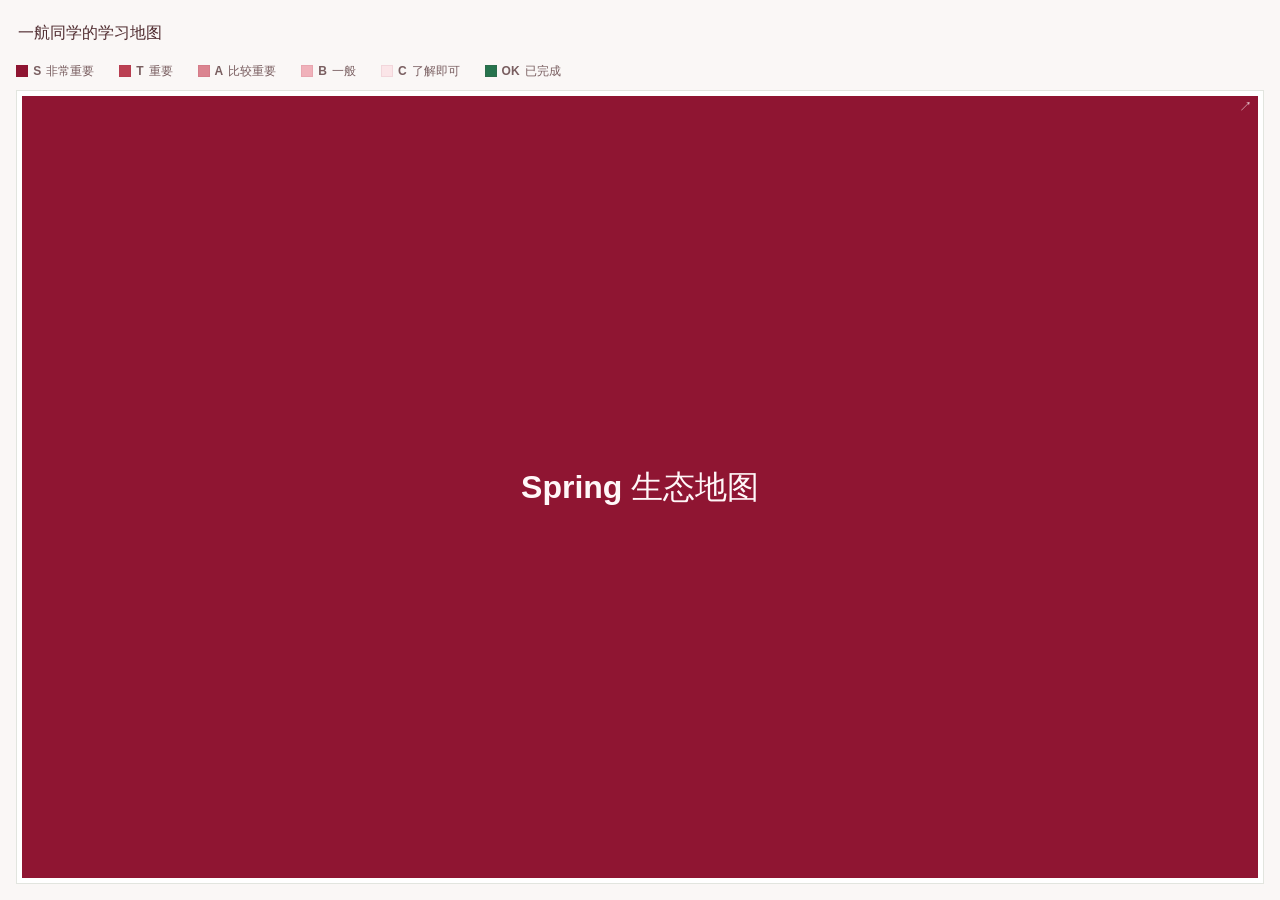
<file: index.html>
<!doctype html>
<html lang="zh-CN">
<head>
  <meta charset="UTF-8">
  <meta name="viewport" content="width=device-width, initial-scale=1">
  <title>一航同学的学习地图</title>
  <link rel="stylesheet" href="styles.css">
  <script src="map-data.js" defer></script>
  <script src="topic.js" defer></script>
</head>
<body>
  <main>
    <nav class="breadcrumbs" id="breadcrumbs" aria-label="面包屑导航">
      <ol id="breadcrumb-list">
        <li class="breadcrumb-item"><h1 id="topic-title" tabindex="-1">正在加载知识地图…</h1></li>
      </ol>
    </nav>
    <div class="legend" id="map-legend" aria-label="等级与完成状态说明"></div>
    <div class="map topic-map" id="topic-map" aria-label="知识地图" aria-live="polite">
      <noscript>请启用浏览器 JavaScript 以展示知识地图。</noscript>
    </div>
  </main>
</body>
</html>
</file>
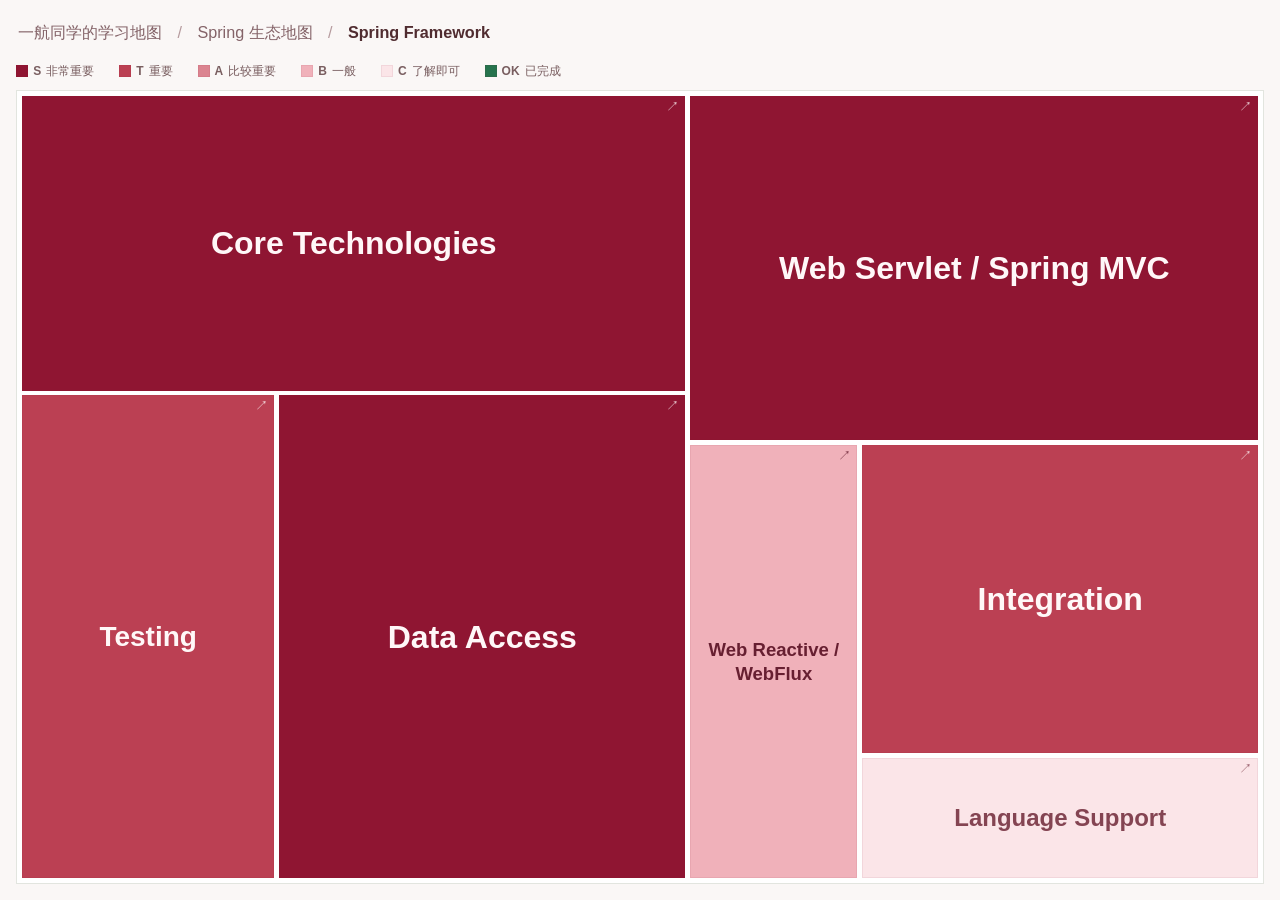
<file: framework.html>
<!doctype html>
<html lang="zh-CN">
<head>
  <meta charset="UTF-8">
  <meta name="viewport" content="width=device-width, initial-scale=1">
  <title>一航同学的学习地图</title>
  <link rel="stylesheet" href="styles.css">
  <script src="map-data.js" defer></script>
  <script src="topic.js" defer></script>
</head>
<body data-node="framework">
  <main>
    <nav class="breadcrumbs" id="breadcrumbs" aria-label="面包屑导航">
      <ol id="breadcrumb-list">
        <li class="breadcrumb-item"><h1 id="topic-title" tabindex="-1">正在加载知识地图…</h1></li>
      </ol>
    </nav>
    <div class="legend" id="map-legend" aria-label="等级与完成状态说明"></div>
    <div class="map topic-map" id="topic-map" aria-label="知识地图" aria-live="polite">
      <noscript>请启用浏览器 JavaScript 以展示知识地图。</noscript>
    </div>
  </main>
</body>
</html>
</file>
<file: styles.css>
:root {
  font-family: "Segoe UI", "PingFang SC", "Microsoft YaHei", sans-serif;
  color: #502c30;
  background: #faf7f6;
  font-synthesis: none;
  --gap: clamp(2px, .55vmin, 7px);
  --name-size: clamp(8px, min(1.3vw, 2.1vh), 21px);
}

* { box-sizing: border-box; }
[hidden] { display: none !important; }
html, body { width: 100%; height: 100%; margin: 0; }
body { overflow: hidden; }

main {
  width: 100vw;
  height: 100vh;
  height: 100dvh;
  padding: clamp(6px, 1.8vmin, 22px);
  display: grid;
  grid-template-rows: auto auto minmax(0, 1fr);
  gap: clamp(4px, 1.1vmin, 13px);
}

.legend {
  display: flex;
  flex-wrap: wrap;
  gap: 4px clamp(10px, 2vw, 25px);
  margin: 0;
  color: #795e60;
  font-size: clamp(7px, 1.4vmin, 12px);
  line-height: 1.4;
}

.legend > span { display: flex; align-items: center; gap: 5px; }
.swatch { width: 1em; height: 1em; flex-shrink: 0; border: 1px solid #7b172b12; }

.map {
  gap: var(--gap);
  min-width: 0;
  min-height: 0;
  padding: var(--gap);
  border: 1px solid #e2e5df;
  background: #fff;
}

.tile {
  display: flex;
  flex-direction: column;
  gap: clamp(2px, .65vmin, 8px);
  align-items: center;
  justify-content: center;
  min-width: 0;
  min-height: 0;
  padding: clamp(3px, 1vmin, 14px);
  border: 1px solid #7b172b12;
  text-align: center;
  font-size: var(--name-size);
  font-weight: 550;
  line-height: 1.25;
  overflow-wrap: anywhere;
}

.tile strong { max-width: 100%; font-weight: 600; }

.level-s, .tile.level-s { background: #8f1532; color: #fff7f8; }
.level-t, .tile.level-t { background: #bb4053; color: #fff8f8; }
.level-a, .tile.level-a { background: #db8490; color: #541827; }
.level-b, .tile.level-b { background: #f0b1ba; color: #671f31; }
.level-c, .tile.level-c { background: #fbe5e8; color: #844452; }
.swatch.is-complete, .tile.is-complete { background: #26734d; color: #f3fff7; }
.breadcrumbs h1.is-complete { color: #26734d; }

.tile-link { position: relative; text-decoration: none; }
.tile-link:hover { box-shadow: inset 0 0 0 2px #ffffff85; }
.topic-tile:focus-visible { outline: 3px solid #502c30; outline-offset: -4px; }
.drill-arrow { position: absolute; top: .6em; right: .7em; font-size: .65em; opacity: .8; }

.breadcrumbs {
  min-width: 0;
  overflow-x: auto;
  padding: 4px 2px 7px;
  scrollbar-width: thin;
  font-size: clamp(12px, 1.8vmin, 18px);
  line-height: 1.6;
}
.breadcrumbs ol { display: flex; align-items: baseline; width: max-content; margin: 0; padding: 0; list-style: none; }
.breadcrumb-item { display: flex; align-items: baseline; flex-shrink: 0; white-space: nowrap; }
.breadcrumb-separator { margin: 0 clamp(8px, 1.2vw, 16px); color: #b69b9e; user-select: none; }
.breadcrumb-link { color: #846368; text-decoration: none; border-radius: 2px; }
.breadcrumb-link:hover { color: #8f1532; text-decoration: underline; text-underline-offset: 4px; }
.breadcrumb-link:focus-visible { outline: 2px solid #8f1532; outline-offset: 2px; }
.breadcrumbs h1 { margin: 0; color: #502c30; font-size: inherit; font-weight: 650; line-height: inherit; }
.breadcrumbs h1:focus { outline: none; }

.map.topic-map { display: block; position: relative; }
.topic-map .topic-tile { position: absolute; padding: clamp(4px, .8vmin, 12px); }
.topic-copy { display: flex; justify-content: center; width: 100%; flex-shrink: 0; }
.topic-copy .topic-name { font-size: var(--topic-name-size, 18px); line-height: 1.25; }
.topic-tile .drill-arrow { font-size: clamp(8px, 1.4vmin, 14px); top: 3px; right: 5px; }
.topic-empty { margin: 20px; font-size: 14px; }

.topic-tooltip {
  position: fixed;
  z-index: 100;
  width: max-content;
  max-width: min(320px, calc(100vw - 20px));
  padding: 12px 15px;
  border: 1px solid #e8d9dc;
  border-radius: 8px;
  background: #fffdfd;
  color: #502c30;
  box-shadow: 0 6px 24px #502c3024;
  pointer-events: none;
  overflow-wrap: anywhere;
  font-size: 13px;
  line-height: 1.65;
}
.tooltip-title { display: block; font-size: 14px; font-weight: 650; }
.tooltip-description { margin: 5px 0 0; color: #795e60; white-space: pre-line; }

/* Tile placement adapts to the available viewport in topic.js. */
@media (max-width: 600px) and (orientation: portrait) {
  :root {
    --name-size: clamp(7px, min(2.8vw, 1.65vh), 15px);
  }

  .legend { display: grid; grid-template-columns: repeat(2, minmax(0, 1fr)); }
  .topic-map .topic-tile { padding: 3px; }
}
</file>
